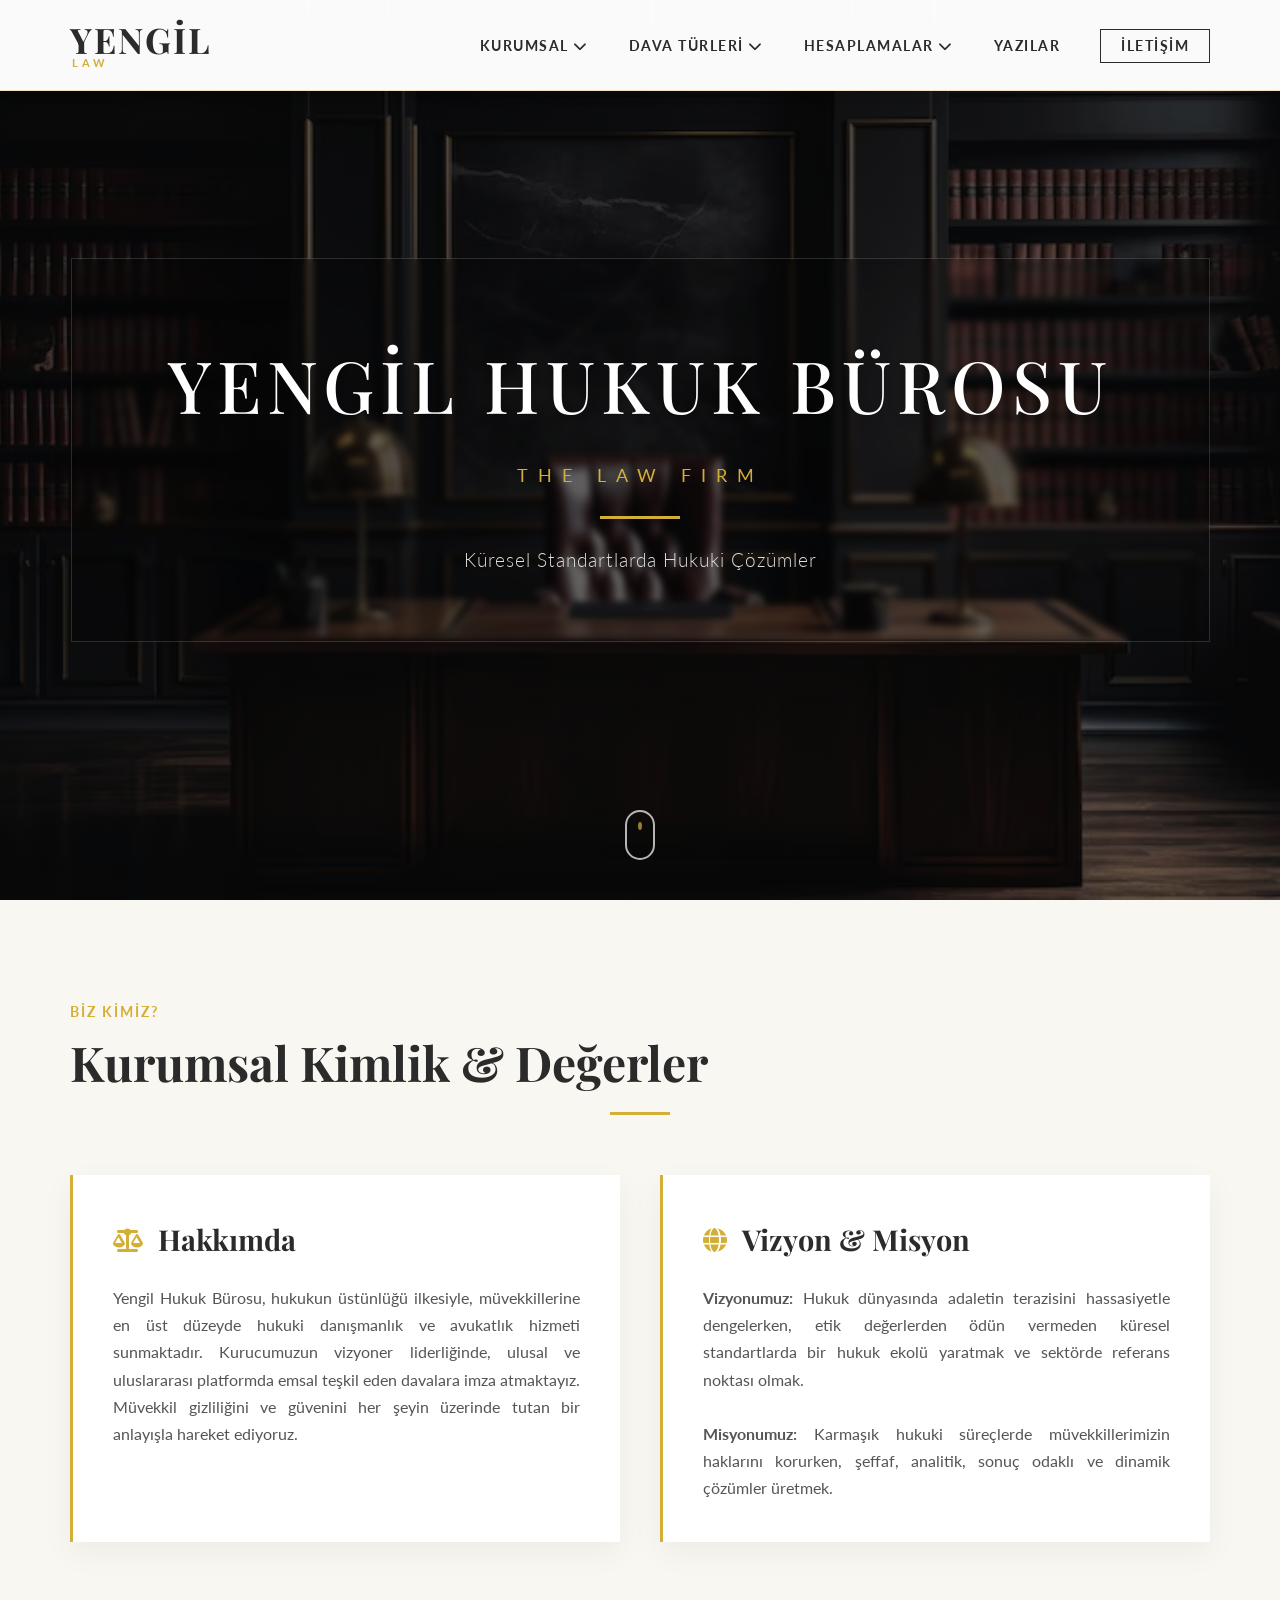
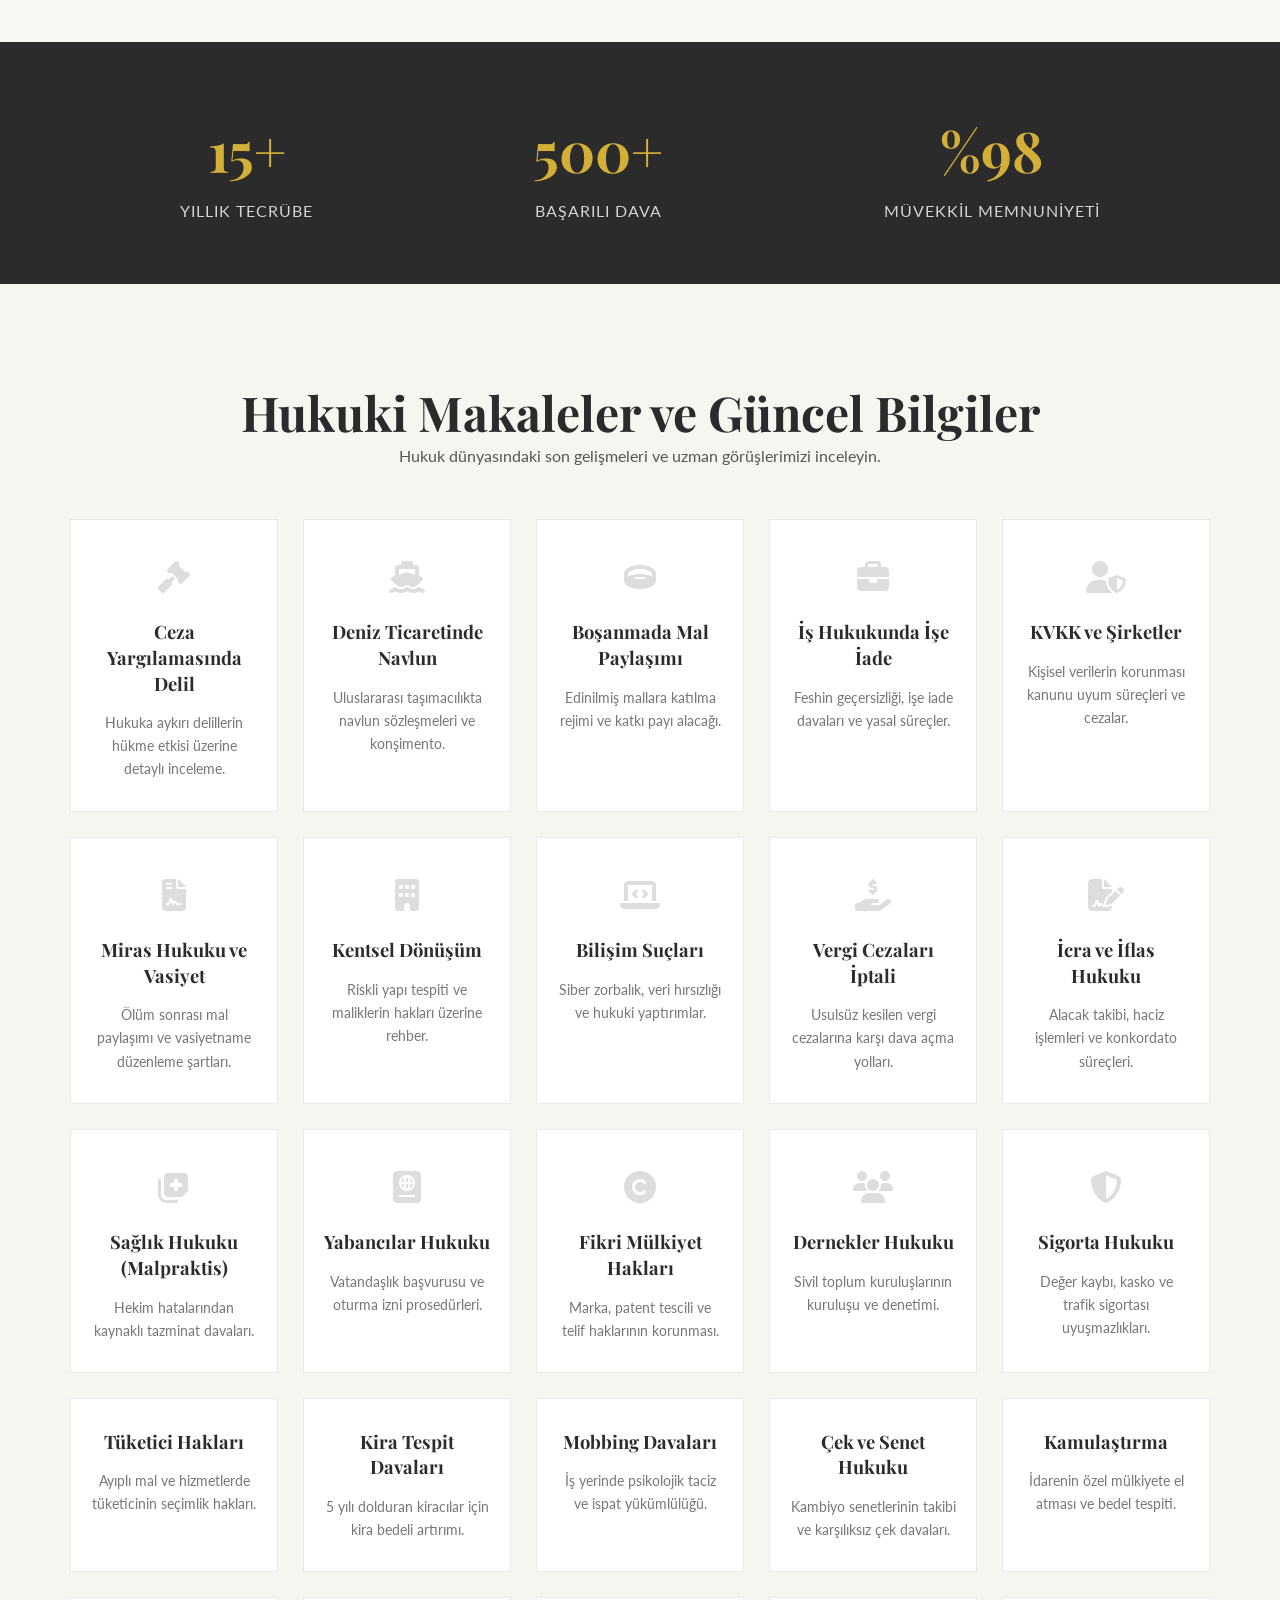
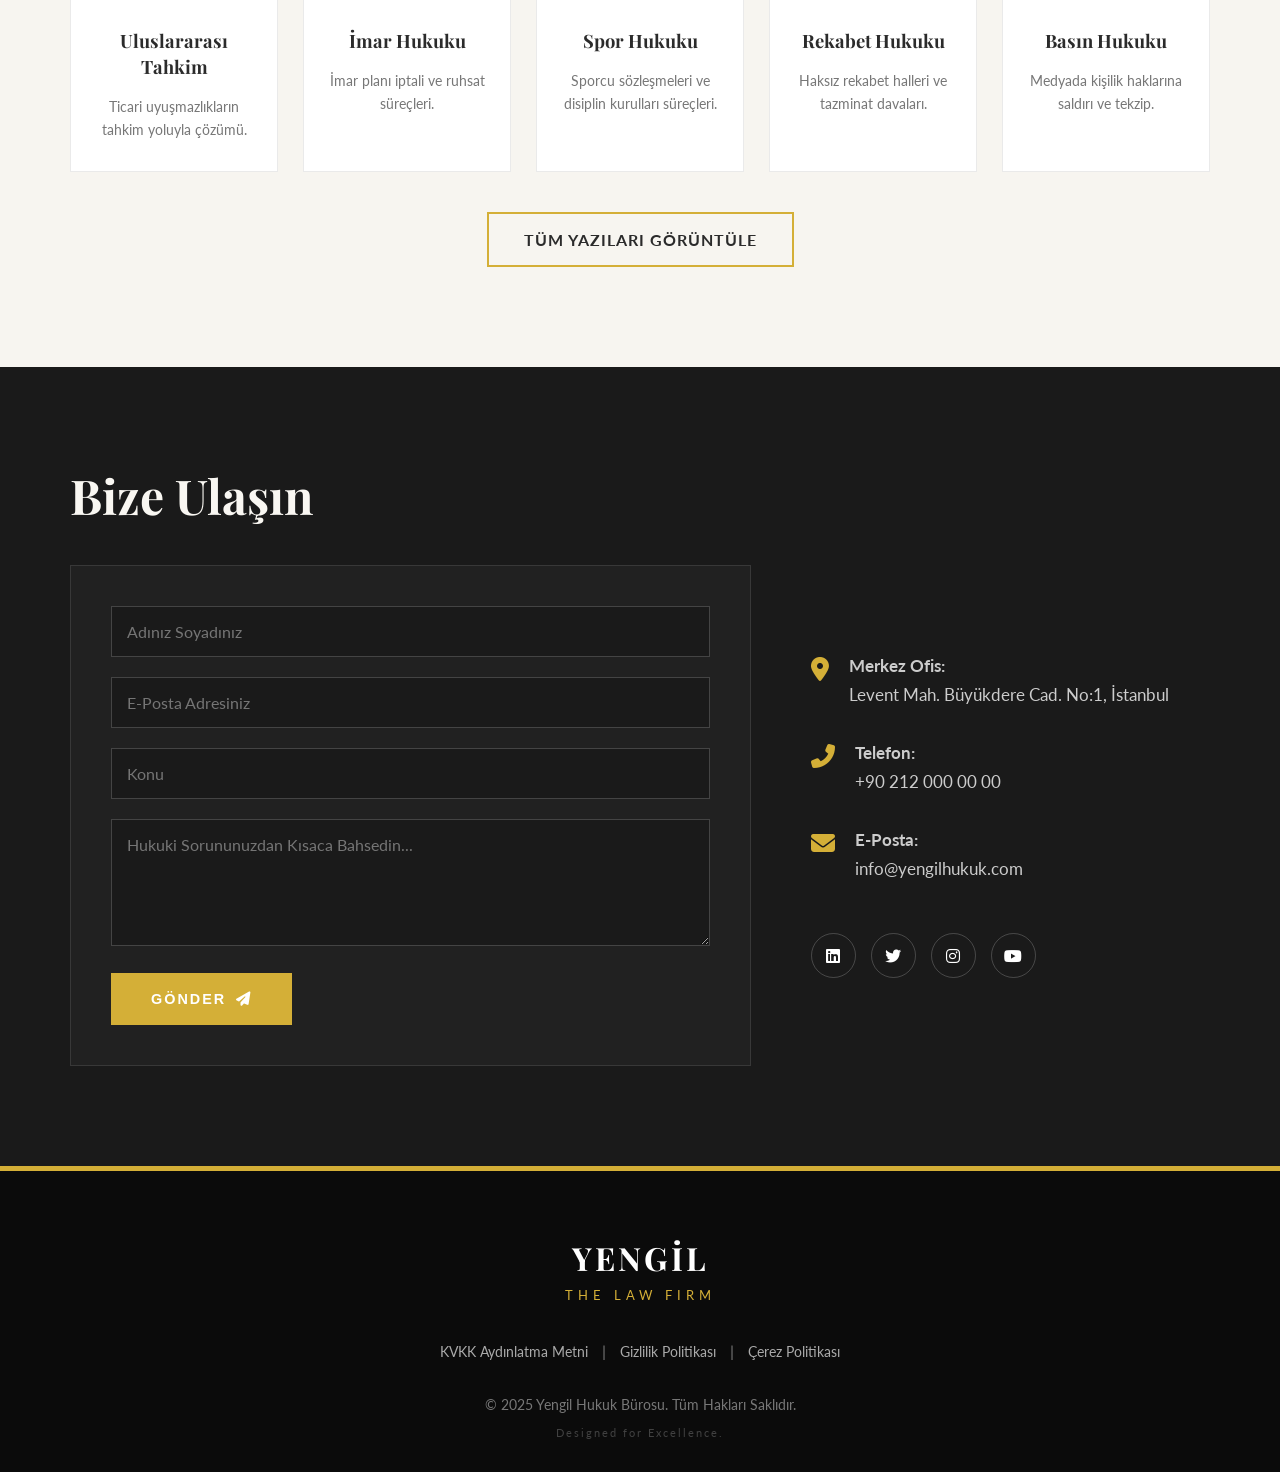
<file: index.html>
<!DOCTYPE html>
<html lang="tr">
<head>
    <meta charset="UTF-8">
    <meta name="viewport" content="width=device-width, initial-scale=1.0">
    <meta name="description" content="Yengil Hukuk Bürosu - Ceza, Deniz Ticareti, Şirketler Hukuku ve daha fazlasında uzman, seçkin ve sonuç odaklı hukuki danışmanlık hizmetleri.">
    <meta name="keywords" content="Hukuk Bürosu, Avukat, Ceza Hukuku, Deniz Hukuku, Yengil Hukuk">
    <meta name="author" content="Yengil Law Firm">
    
    <title>Yengil Hukuk Bürosu | The Law Firm</title>
    
    <link rel="stylesheet" href="https://cdnjs.cloudflare.com/ajax/libs/font-awesome/6.4.0/css/all.min.css">
    
    <link rel="preconnect" href="https://fonts.googleapis.com">
    <link rel="preconnect" href="https://fonts.gstatic.com" crossorigin>
    <link href="https://fonts.googleapis.com/css2?family=Lato:wght@300;400;700&family=Playfair+Display:ital,wght@0,400;0,500;0,600;0,700;1,400&display=swap" rel="stylesheet">
    
    <link rel="stylesheet" href="css/style.css">
</head>
<body>

    <div id="preloader">
        <div class="loader-content">
            <span class="loader-text">YENGİL</span>
            <div class="loader-line"></div>
        </div>
    </div>

    <header id="navbar">
        <div class="container nav-container">
            <a href="index.html" class="logo">
                YENGİL <span class="logo-sub">LAW</span>
            </a>

            <nav>
                <ul class="nav-links">
                    <li class="dropdown">
                        <a href="#">Kurumsal <i class="fas fa-chevron-down"></i></a>
                        <div class="dropdown-content">
                            <a href="#hakkimda">Hakkımda</a>
                            <a href="#ilkelerim">İlkelerim & Değerlerim</a>
                            <a href="#vizyon">Vizyon & Misyon</a>
                        </div>
                    </li>

                    <li class="dropdown">
                        <a href="#">Dava Türleri <i class="fas fa-chevron-down"></i></a>
                        <div class="dropdown-content">
                            <a href="pages/ceza-hukuku.html">Ceza Hukuku</a>
                            <a href="pages/deniz-hukuku.html">Deniz Ticaret Hukuku</a>
                            <a href="pages/aile-hukuku.html">Aile & Boşanma Hukuku</a>
                            <a href="pages/sirketler-hukuku.html">Şirketler & Ticaret Hukuku</a>
                            <a href="pages/gayrimenkul-hukuku.html">Gayrimenkul Hukuku</a> </div>
                    </li>

                    <li class="dropdown">
                        <a href="#">Hesaplamalar <i class="fas fa-chevron-down"></i></a>
                        <div class="dropdown-content scrollable-dropdown">
                            <a href="#" onclick="openModal('vekalet')"><i class="fas fa-calculator"></i> Vekalet Ücreti</a>
                            <a href="#" onclick="openModal('kidem')"><i class="fas fa-coins"></i> Kıdem Tazminatı</a>
                            <a href="#" onclick="openModal('veraset')"><i class="fas fa-file-invoice-dollar"></i> Veraset ve İntikal</a>
                            <a href="#" onclick="openModal('mesai')"><i class="fas fa-clock"></i> Fazla Mesai</a>
                            <a href="#" onclick="openModal('ihbar')"><i class="fas fa-briefcase"></i> İhbar Tazminatı</a>
                            <a href="#" onclick="openModal('issizlik')"><i class="fas fa-user-injured"></i> İşsizlik Maaşı</a>
                            <a href="#" onclick="openModal('iskazasi')"><i class="fas fa-crutch"></i> İş Kazası Tazminatı</a>
                            <a href="#" onclick="openModal('arabuluculuk')"><i class="fas fa-handshake"></i> Arabuluculuk Ücreti</a>
                            <a href="#" onclick="openModal('kira')"><i class="fas fa-home"></i> Kira Artış Oranı</a>
                        </div>
                    </li>

                    <li><a href="#yazilar">Yazılar</a></li>
                    <li><a href="#iletisim" class="contact-btn-nav">İletişim</a></li>
                </ul>
            </nav>
            
            <div class="hamburger">
                <i class="fas fa-bars"></i>
            </div>
        </div>
    </header>

    <section class="hero">
        <div class="hero-overlay"></div>
        <div class="hero-content">
            <h1 class="main-title">YENGİL HUKUK BÜROSU</h1>
            <p class="sub-title">THE LAW FIRM</p>
            <div class="separator-gold"></div>
            <p class="hero-desc">Küresel Standartlarda Hukuki Çözümler</p>
        </div>
        <a href="#kurumsal" class="scroll-down">
            <div class="mouse">
                <span></span>
            </div>
            <div class="arrow"><span></span></div>
        </a>
    </section>

    <section id="kurumsal" class="section-padding">
        <div class="container">
            <div class="section-header text-center">
                <span class="gold-text">BİZ KİMİZ?</span>
                <h2 class="section-title">Kurumsal Kimlik & Değerler</h2>
                <div class="divider-center"></div>
            </div>
            
            <div class="row">
                <div class="col-text" id="hakkimda">
                    <div class="text-box">
                        <h3><i class="fas fa-balance-scale gold-icon"></i> Hakkımda</h3>
                        <p class="section-text">
                            Yengil Hukuk Bürosu, hukukun üstünlüğü ilkesiyle, müvekkillerine en üst düzeyde hukuki danışmanlık ve avukatlık hizmeti sunmaktadır. Kurucumuzun vizyoner liderliğinde, ulusal ve uluslararası platformda emsal teşkil eden davalara imza atmaktayız. Müvekkil gizliliğini ve güvenini her şeyin üzerinde tutan bir anlayışla hareket ediyoruz.
                        </p>
                    </div>
                </div>
                <div class="col-text" id="vizyon">
                    <div class="text-box">
                        <h3><i class="fas fa-globe gold-icon"></i> Vizyon & Misyon</h3>
                        <p class="section-text">
                            <strong>Vizyonumuz:</strong> Hukuk dünyasında adaletin terazisini hassasiyetle dengelerken, etik değerlerden ödün vermeden küresel standartlarda bir hukuk ekolü yaratmak ve sektörde referans noktası olmak.<br><br>
                            <strong>Misyonumuz:</strong> Karmaşık hukuki süreçlerde müvekkillerimizin haklarını korurken, şeffaf, analitik, sonuç odaklı ve dinamik çözümler üretmek.
                        </p>
                    </div>
                </div>
            </div>
        </div>
    </section>

    <section class="stats-section">
        <div class="container stats-container">
            <div class="stat-item">
                <span class="stat-number">15+</span>
                <span class="stat-text">Yıllık Tecrübe</span>
            </div>
            <div class="stat-item">
                <span class="stat-number">500+</span>
                <span class="stat-text">Başarılı Dava</span>
            </div>
            <div class="stat-item">
                <span class="stat-number">%98</span>
                <span class="stat-text">Müvekkil Memnuniyeti</span>
            </div>
        </div>
    </section>

    <section id="yazilar" class="section-padding bg-light">
        <div class="container">
            <h2 class="section-title center-title">Hukuki Makaleler ve Güncel Bilgiler</h2>
            <p class="center-subtitle">Hukuk dünyasındaki son gelişmeleri ve uzman görüşlerimizi inceleyin.</p>
            
            <div class="articles-grid">
                <article class="article-card">
                    <div class="card-icon"><i class="fas fa-gavel"></i></div>
                    <h4>Ceza Yargılamasında Delil</h4>
                    <p>Hukuka aykırı delillerin hükme etkisi üzerine detaylı inceleme.</p>
                </article>
                <article class="article-card">
                    <div class="card-icon"><i class="fas fa-ship"></i></div>
                    <h4>Deniz Ticaretinde Navlun</h4>
                    <p>Uluslararası taşımacılıkta navlun sözleşmeleri ve konşimento.</p>
                </article>
                <article class="article-card">
                    <div class="card-icon"><i class="fas fa-ring"></i></div>
                    <h4>Boşanmada Mal Paylaşımı</h4>
                    <p>Edinilmiş mallara katılma rejimi ve katkı payı alacağı.</p>
                </article>
                <article class="article-card">
                    <div class="card-icon"><i class="fas fa-briefcase"></i></div>
                    <h4>İş Hukukunda İşe İade</h4>
                    <p>Feshin geçersizliği, işe iade davaları ve yasal süreçler.</p>
                </article>
                <article class="article-card">
                    <div class="card-icon"><i class="fas fa-user-shield"></i></div>
                    <h4>KVKK ve Şirketler</h4>
                    <p>Kişisel verilerin korunması kanunu uyum süreçleri ve cezalar.</p>
                </article>

                <article class="article-card">
                    <div class="card-icon"><i class="fas fa-file-contract"></i></div>
                    <h4>Miras Hukuku ve Vasiyet</h4>
                    <p>Ölüm sonrası mal paylaşımı ve vasiyetname düzenleme şartları.</p>
                </article>
                <article class="article-card">
                    <div class="card-icon"><i class="fas fa-building"></i></div>
                    <h4>Kentsel Dönüşüm</h4>
                    <p>Riskli yapı tespiti ve maliklerin hakları üzerine rehber.</p>
                </article>
                <article class="article-card">
                    <div class="card-icon"><i class="fas fa-laptop-code"></i></div>
                    <h4>Bilişim Suçları</h4>
                    <p>Siber zorbalık, veri hırsızlığı ve hukuki yaptırımlar.</p>
                </article>
                <article class="article-card">
                    <div class="card-icon"><i class="fas fa-hand-holding-usd"></i></div>
                    <h4>Vergi Cezaları İptali</h4>
                    <p>Usulsüz kesilen vergi cezalarına karşı dava açma yolları.</p>
                </article>
                <article class="article-card">
                    <div class="card-icon"><i class="fas fa-file-signature"></i></div>
                    <h4>İcra ve İflas Hukuku</h4>
                    <p>Alacak takibi, haciz işlemleri ve konkordato süreçleri.</p>
                </article>

                <article class="article-card">
                    <div class="card-icon"><i class="fas fa-notes-medical"></i></div>
                    <h4>Sağlık Hukuku (Malpraktis)</h4>
                    <p>Hekim hatalarından kaynaklı tazminat davaları.</p>
                </article>
                <article class="article-card">
                    <div class="card-icon"><i class="fas fa-passport"></i></div>
                    <h4>Yabancılar Hukuku</h4>
                    <p>Vatandaşlık başvurusu ve oturma izni prosedürleri.</p>
                </article>
                <article class="article-card">
                    <div class="card-icon"><i class="fas fa-copyright"></i></div>
                    <h4>Fikri Mülkiyet Hakları</h4>
                    <p>Marka, patent tescili ve telif haklarının korunması.</p>
                </article>
                <article class="article-card">
                    <div class="card-icon"><i class="fas fa-users"></i></div>
                    <h4>Dernekler Hukuku</h4>
                    <p>Sivil toplum kuruluşlarının kuruluşu ve denetimi.</p>
                </article>
                <article class="article-card">
                    <div class="card-icon"><i class="fas fa-shield-alt"></i></div>
                    <h4>Sigorta Hukuku</h4>
                    <p>Değer kaybı, kasko ve trafik sigortası uyuşmazlıkları.</p>
                </article>

                <article class="article-card"><h4>Tüketici Hakları</h4><p>Ayıplı mal ve hizmetlerde tüketicinin seçimlik hakları.</p></article>
                <article class="article-card"><h4>Kira Tespit Davaları</h4><p>5 yılı dolduran kiracılar için kira bedeli artırımı.</p></article>
                <article class="article-card"><h4>Mobbing Davaları</h4><p>İş yerinde psikolojik taciz ve ispat yükümlülüğü.</p></article>
                <article class="article-card"><h4>Çek ve Senet Hukuku</h4><p>Kambiyo senetlerinin takibi ve karşılıksız çek davaları.</p></article>
                <article class="article-card"><h4>Kamulaştırma</h4><p>İdarenin özel mülkiyete el atması ve bedel tespiti.</p></article>

                 <article class="article-card"><h4>Uluslararası Tahkim</h4><p>Ticari uyuşmazlıkların tahkim yoluyla çözümü.</p></article>
                 <article class="article-card"><h4>İmar Hukuku</h4><p>İmar planı iptali ve ruhsat süreçleri.</p></article>
                 <article class="article-card"><h4>Spor Hukuku</h4><p>Sporcu sözleşmeleri ve disiplin kurulları süreçleri.</p></article>
                 <article class="article-card"><h4>Rekabet Hukuku</h4><p>Haksız rekabet halleri ve tazminat davaları.</p></article>
                 <article class="article-card"><h4>Basın Hukuku</h4><p>Medyada kişilik haklarına saldırı ve tekzip.</p></article>

                 </div>
            
            <div style="text-align:center; margin-top:40px;">
                <a href="#" class="gold-btn-outline">TÜM YAZILARI GÖRÜNTÜLE</a>
            </div>
        </div>
    </section>

    <section id="iletisim" class="section-padding dark-section">
        <div class="container">
            <h2 class="section-title" style="color:var(--bone-white);">Bize Ulaşın</h2>
            <div class="contact-wrapper">
                <form class="contact-form" action="mailto:info@yengilhukuk.com" method="post" enctype="text/plain">
                    <div class="form-group">
                        <input type="text" placeholder="Adınız Soyadınız" required>
                    </div>
                    <div class="form-group">
                        <input type="email" placeholder="E-Posta Adresiniz" required>
                    </div>
                    <div class="form-group">
                        <input type="text" placeholder="Konu" required>
                    </div>
                    <div class="form-group">
                        <textarea rows="5" placeholder="Hukuki Sorununuzdan Kısaca Bahsedin..."></textarea>
                    </div>
                    <button type="submit" class="gold-btn">GÖNDER <i class="fas fa-paper-plane"></i></button>
                </form>

                <div class="contact-info">
                    <div class="info-item">
                        <i class="fas fa-map-marker-alt"></i>
                        <p><strong>Merkez Ofis:</strong><br>Levent Mah. Büyükdere Cad. No:1, İstanbul</p>
                    </div>
                    <div class="info-item">
                        <i class="fas fa-phone-alt"></i>
                        <p><strong>Telefon:</strong><br>+90 212 000 00 00</p>
                    </div>
                    <div class="info-item">
                        <i class="fas fa-envelope"></i>
                        <p><strong>E-Posta:</strong><br>info@yengilhukuk.com</p>
                    </div>
                    
                    <div class="social-links">
                        <a href="#"><i class="fab fa-linkedin"></i></a>
                        <a href="#"><i class="fab fa-twitter"></i></a>
                        <a href="#"><i class="fab fa-instagram"></i></a>
                        <a href="#"><i class="fab fa-youtube"></i></a>
                    </div>
                </div>
            </div>
        </div>
    </section>

    <footer class="main-footer">
        <div class="container">
            <div class="footer-content">
                <div class="footer-logo">
                    <h2>YENGİL</h2>
                    <p>THE LAW FIRM</p>
                </div>
                <div class="footer-links">
                    <a href="#">KVKK Aydınlatma Metni</a> | 
                    <a href="#">Gizlilik Politikası</a> | 
                    <a href="#">Çerez Politikası</a>
                </div>
                <p class="copyright">&copy; 2025 Yengil Hukuk Bürosu. Tüm Hakları Saklıdır.</p>
                <p class="designer-credit">Designed for Excellence.</p>
            </div>
        </div>
    </footer>

    <div id="calcModal" class="modal">
        <div class="modal-content">
            <span class="close-btn" onclick="closeModal()">&times;</span>
            <h2 id="modal-title">Hesaplama</h2>
            <div class="divider-gold-small"></div>
            <div id="modal-form">
                </div>
            <div id="result-area" class="result-box" style="display:none;">
                </div>
        </div>
    </div>

    <script src="js/script.js"></script>
    
    <script>
        window.addEventListener('load', function() {
            const preloader = document.getElementById('preloader');
            preloader.style.opacity = '0';
            setTimeout(() => {
                preloader.style.display = 'none';
            }, 500);
        });
    </script>
</body>
</html>
</file>
<file: css/style.css>
/* --- GENEL AYARLAR & DEĞİŞKENLER --- */
:root {
    --gold: #D4AF37;           /* Lüks Altın Rengi */
    --gold-light: #F3E5AB;     /* Açık Altın (Hover için) */
    --bone-white: #F9F7F2;     /* Kemik Beyazı Arka Plan */
    --matte-black: #2B2B2B;    /* Mat Siyah Yazılar */
    --text-grey: #555555;      /* Okuma Metinleri */
    --dark-overlay: rgba(0, 0, 0, 0.6); 
    --font-heading: 'Playfair Display', serif;
    --font-body: 'Lato', sans-serif;
    --shadow-soft: 0 10px 30px rgba(0,0,0,0.05); /* Yumuşak Gölge */
}

* {
    margin: 0;
    padding: 0;
    box-sizing: border-box;
}

html {
    scroll-behavior: smooth;
}

body {
    background-color: var(--bone-white);
    font-family: var(--font-body);
    color: var(--matte-black);
    line-height: 1.7; /* Okunabilirlik için artırıldı */
    overflow-x: hidden;
}

a {
    text-decoration: none;
    color: inherit;
    transition: all 0.3s ease;
}

ul {
    list-style: none;
}

img {
    max-width: 100%;
    display: block;
}

/* --- PRELOADER (YÜKLEME EKRANI) --- */
#preloader {
    position: fixed;
    top: 0;
    left: 0;
    width: 100%;
    height: 100%;
    background-color: var(--matte-black);
    z-index: 9999;
    display: flex;
    justify-content: center;
    align-items: center;
    transition: opacity 0.5s ease;
}

.loader-content {
    text-align: center;
    color: var(--gold);
}

.loader-text {
    font-family: var(--font-heading);
    font-size: 3rem;
    letter-spacing: 5px;
    display: block;
    margin-bottom: 15px;
    animation: textFade 2s infinite alternate;
}

.loader-line {
    width: 0;
    height: 2px;
    background-color: var(--gold);
    margin: 0 auto;
    animation: lineGrow 2s ease-in-out forwards;
}

@keyframes textFade {
    0% { opacity: 0.3; }
    100% { opacity: 1; }
}

@keyframes lineGrow {
    0% { width: 0; }
    100% { width: 100px; }
}

/* --- NAVİGASYON (ÜST PANEL) --- */
header {
    background-color: rgba(255, 255, 255, 0.98);
    box-shadow: 0 2px 20px rgba(0,0,0,0.03);
    position: fixed;
    width: 100%;
    top: 0;
    z-index: 1000;
    border-bottom: 1px solid rgba(212, 175, 55, 0.3);
}

.nav-container {
    max-width: 1300px;
    margin: 0 auto;
    display: flex;
    justify-content: space-between;
    align-items: center;
    padding: 1rem 2rem;
    height: 90px;
}

/* Logo Tasarımı */
.logo {
    font-family: var(--font-heading);
    font-size: 2.2rem;
    font-weight: 700;
    letter-spacing: 2px;
    color: var(--matte-black);
    display: flex;
    flex-direction: column;
    line-height: 1;
}

.logo-sub {
    font-family: var(--font-body);
    font-size: 0.7rem;
    letter-spacing: 4px;
    color: var(--gold);
    margin-left: 2px;
}

.nav-links {
    display: flex;
    gap: 2.5rem;
}

.nav-links li {
    position: relative;
    padding: 10px 0;
}

.nav-links a {
    font-size: 0.85rem;
    text-transform: uppercase;
    font-weight: 700;
    letter-spacing: 1.5px;
    color: var(--matte-black);
    position: relative;
}

/* Menü Hover Efekti (Alt Çizgi) */
.nav-links > li > a::after {
    content: '';
    position: absolute;
    width: 0;
    height: 2px;
    bottom: -5px;
    left: 0;
    background-color: var(--gold);
    transition: width 0.3s;
}

.nav-links > li:hover > a::after {
    width: 100%;
}

.contact-btn-nav {
    border: 1px solid var(--matte-black);
    padding: 8px 20px;
    transition: all 0.3s;
}

.contact-btn-nav:hover {
    background-color: var(--matte-black);
    color: var(--gold) !important;
}

/* Dropdown Menü */
.dropdown-content {
    display: none;
    position: absolute;
    top: 100%;
    left: -20px;
    background-color: #fff;
    min-width: 260px;
    box-shadow: 0 10px 30px rgba(0,0,0,0.1);
    border-top: 3px solid var(--gold);
    flex-direction: column;
    z-index: 999;
    padding: 10px 0;
}

.dropdown:hover .dropdown-content {
    display: flex;
    animation: fadeInUp 0.3s ease;
}

.dropdown-content a {
    padding: 12px 25px;
    border-bottom: 1px solid #f5f5f5;
    text-transform: capitalize;
    font-family: var(--font-heading);
    font-weight: 500;
    font-size: 1rem;
    letter-spacing: 0.5px;
    color: #444;
}

.dropdown-content a:hover {
    background-color: #fafafa;
    color: var(--gold) !important;
    padding-left: 30px;
}

.dropdown-content a i {
    margin-right: 10px;
    color: var(--gold);
    width: 20px;
    text-align: center;
}

.scrollable-dropdown {
    max-height: 450px;
    overflow-y: auto;
}

/* Mobil Menü İkonu (Varsayılan Gizli) */
.hamburger {
    display: none;
    font-size: 1.5rem;
    cursor: pointer;
}

/* --- HERO SECTION --- */
.hero {
    height: 100vh;
    width: 100%;
    background: linear-gradient(rgba(10,10,10,0.6), rgba(10,10,10,0.5)), url('../assets/hero-bg.jpg'); 
    background-size: cover;
    background-position: center;
    background-attachment: fixed;
    display: flex;
    flex-direction: column;
    justify-content: center;
    align-items: center;
    text-align: center;
    position: relative;
}

.hero-content {
    padding: 4rem 6rem;
    border: 1px solid rgba(255,255,255,0.15);
    background: rgba(0,0,0,0.2);
    backdrop-filter: blur(3px);
    animation: fadeIn 1.5s ease;
}

.main-title {
    font-family: var(--font-heading);
    font-size: 4.5rem;
    color: white;
    letter-spacing: 6px;
    font-weight: 500;
    margin-bottom: 1rem;
    text-shadow: 0 5px 15px rgba(0,0,0,0.3);
}

.sub-title {
    font-family: var(--font-body);
    font-size: 1.1rem;
    color: var(--gold);
    letter-spacing: 10px;
    text-transform: uppercase;
    font-weight: 400;
}

.hero-desc {
    color: #ddd;
    margin-top: 20px;
    font-size: 1.2rem;
    font-weight: 300;
    letter-spacing: 1px;
}

.separator-gold {
    width: 80px;
    height: 3px;
    background-color: var(--gold);
    margin: 25px auto;
}

/* Scroll Indicator */
.scroll-down {
    position: absolute;
    bottom: 30px;
    left: 50%;
    transform: translateX(-50%);
    display: flex;
    flex-direction: column;
    align-items: center;
    opacity: 0.7;
}

.mouse {
    width: 30px;
    height: 50px;
    border: 2px solid white;
    border-radius: 20px;
    margin-bottom: 10px;
    position: relative;
}

.mouse span {
    width: 4px;
    height: 8px;
    background-color: var(--gold);
    display: block;
    border-radius: 50%;
    margin: 10px auto;
    animation: scroll 2s infinite;
}

@keyframes scroll {
    0% { opacity: 1; transform: translateY(0); }
    100% { opacity: 0; transform: translateY(15px); }
}

@keyframes fadeIn {
    from { opacity: 0; transform: translateY(20px); }
    to { opacity: 1; transform: translateY(0); }
}

@keyframes fadeInUp {
    from { opacity: 0; transform: translateY(10px); }
    to { opacity: 1; transform: translateY(0); }
}

/* --- İÇERİK BÖLÜMLERİ --- */
.section-padding {
    padding: 100px 0;
}

.container {
    max-width: 1200px;
    margin: 0 auto;
    padding: 0 30px;
}

.section-header {
    margin-bottom: 60px;
}

.gold-text {
    color: var(--gold);
    font-weight: 700;
    letter-spacing: 2px;
    text-transform: uppercase;
    font-size: 0.9rem;
    display: block;
    margin-bottom: 10px;
}

.section-title {
    font-family: var(--font-heading);
    font-size: 3rem;
    color: var(--matte-black);
    line-height: 1.2;
}

.center-title {
    text-align: center;
}

.center-subtitle {
    text-align: center;
    color: var(--text-grey);
    margin-bottom: 50px;
    max-width: 600px;
    margin-left: auto;
    margin-right: auto;
}

.divider-center {
    width: 60px;
    height: 3px;
    background-color: var(--gold);
    margin: 20px auto 0;
}

/* Text Box (Kurumsal) */
.text-box {
    padding: 40px;
    background: white;
    border-left: 3px solid var(--gold);
    box-shadow: var(--shadow-soft);
    height: 100%;
}

.text-box h3 {
    font-family: var(--font-heading);
    font-size: 1.8rem;
    margin-bottom: 20px;
    display: flex;
    align-items: center;
    gap: 15px;
}

.gold-icon {
    color: var(--gold);
    font-size: 1.5rem;
}

.section-text {
    color: var(--text-grey);
    text-align: justify;
}

.row {
    display: flex;
    justify-content: space-between;
    gap: 40px;
}

.col-text {
    flex: 1;
}

/* --- İSTATİSTİKLER --- */
.stats-section {
    background-color: var(--matte-black);
    padding: 60px 0;
    color: white;
}

.stats-container {
    display: flex;
    justify-content: space-around;
    align-items: center;
}

.stat-item {
    text-align: center;
}

.stat-number {
    display: block;
    font-size: 3.5rem;
    font-family: var(--font-heading);
    color: var(--gold);
    font-weight: 700;
}

.stat-text {
    font-size: 1rem;
    letter-spacing: 1px;
    text-transform: uppercase;
    opacity: 0.8;
}

/* --- YAZILAR GRID (GELİŞMİŞ) --- */
.bg-light {
    background-color: #f7f5f0;
}

.articles-grid {
    display: grid;
    grid-template-columns: repeat(auto-fill, minmax(220px, 1fr));
    gap: 25px;
}

@media (min-width: 1200px) {
    .articles-grid {
        grid-template-columns: repeat(5, 1fr);
    }
}

.article-card {
    background: white;
    padding: 30px 20px;
    border: 1px solid #eaeaea;
    transition: all 0.4s ease;
    cursor: pointer;
    text-align: center;
    position: relative;
    top: 0;
}

.article-card:hover {
    top: -10px;
    border-color: var(--gold);
    box-shadow: 0 15px 30px rgba(0,0,0,0.08);
}

.card-icon {
    font-size: 2rem;
    color: #ddd;
    margin-bottom: 15px;
    transition: 0.3s;
}

.article-card:hover .card-icon {
    color: var(--gold);
}

.article-card h4 {
    font-family: var(--font-heading);
    color: var(--matte-black);
    margin-bottom: 15px;
    font-size: 1.15rem;
    line-height: 1.4;
}

.article-card p {
    font-size: 0.9rem;
    color: #777;
    line-height: 1.6;
}

.gold-btn-outline {
    display: inline-block;
    padding: 12px 35px;
    border: 2px solid var(--gold);
    color: var(--matte-black);
    font-weight: 700;
    letter-spacing: 1px;
    transition: 0.3s;
}

.gold-btn-outline:hover {
    background-color: var(--gold);
    color: white;
}

/* --- İLETİŞİM & GELİŞMİŞ FORM --- */
.dark-section {
    background-color: #1a1a1a;
    color: var(--bone-white);
    position: relative;
}

.contact-wrapper {
    display: flex;
    gap: 60px;
    margin-top: 40px;
}

.contact-form {
    flex: 1.5;
    background: rgba(255,255,255,0.03);
    padding: 40px;
    border: 1px solid rgba(255,255,255,0.1);
}

.form-group {
    margin-bottom: 20px;
}

.contact-form input, 
.contact-form textarea {
    width: 100%;
    padding: 15px;
    background: rgba(0,0,0,0.2);
    border: 1px solid #444;
    color: white;
    font-family: var(--font-body);
    font-size: 1rem;
    transition: 0.3s;
}

.contact-form input:focus, 
.contact-form textarea:focus {
    border-color: var(--gold);
    background: rgba(0,0,0,0.4);
    outline: none;
}

.gold-btn {
    background-color: var(--gold);
    color: white;
    border: none;
    padding: 18px 40px;
    font-weight: bold;
    cursor: pointer;
    transition: all 0.3s;
    text-transform: uppercase;
    letter-spacing: 2px;
    font-size: 0.9rem;
    display: flex;
    align-items: center;
    justify-content: center;
    gap: 10px;
}

.gold-btn:hover {
    background-color: #b59020;
    transform: translateY(-2px);
}

.btn-full {
    width: 100%;
}

.contact-info {
    flex: 1;
    display: flex;
    flex-direction: column;
    gap: 30px;
    justify-content: center;
}

.info-item {
    display: flex;
    align-items: flex-start;
    gap: 20px;
}

.info-item i {
    font-size: 1.5rem;
    color: var(--gold);
    margin-top: 5px;
}

.info-item p {
    color: #ccc;
    font-size: 1.05rem;
}

.social-links {
    display: flex;
    gap: 15px;
    margin-top: 20px;
}

.social-links a {
    width: 45px;
    height: 45px;
    border: 1px solid rgba(255,255,255,0.2);
    display: flex;
    justify-content: center;
    align-items: center;
    color: white;
    border-radius: 50%;
    transition: 0.3s;
}

.social-links a:hover {
    background-color: var(--gold);
    border-color: var(--gold);
    transform: translateY(-3px);
}

/* --- GELİŞMİŞ FOOTER --- */
.main-footer {
    background-color: #0b0b0b;
    color: #777;
    padding: 60px 0 30px;
    border-top: 5px solid var(--gold);
}

.footer-content {
    text-align: center;
}

.footer-logo h2 {
    color: white;
    font-family: var(--font-heading);
    letter-spacing: 3px;
    font-size: 2rem;
}

.footer-logo p {
    color: var(--gold);
    letter-spacing: 5px;
    font-size: 0.8rem;
    margin-bottom: 30px;
}

.footer-links {
    margin-bottom: 30px;
}

.footer-links a {
    color: #aaa;
    margin: 0 10px;
    font-size: 0.9rem;
}

.footer-links a:hover {
    color: var(--gold);
}

.copyright {
    font-size: 0.85rem;
    margin-bottom: 5px;
}

.designer-credit {
    font-size: 0.7rem;
    opacity: 0.5;
    letter-spacing: 2px;
}

/* --- MODAL (HESAPLAMA) STİLLERİ --- */
.modal {
    display: none; 
    position: fixed; 
    z-index: 2000; 
    left: 0;
    top: 0;
    width: 100%; 
    height: 100%; 
    background-color: rgba(0,0,0,0.85); 
    backdrop-filter: blur(5px);
    justify-content: center;
    align-items: center;
}

.modal-content {
    background-color: white;
    padding: 50px;
    width: 90%;
    max-width: 550px;
    position: relative;
    border-top: 5px solid var(--gold);
    box-shadow: 0 20px 50px rgba(0,0,0,0.5);
    animation: fadeIn 0.4s;
}

.close-btn {
    position: absolute;
    top: 15px;
    right: 25px;
    font-size: 35px;
    color: #999;
    transition: 0.3s;
}

.close-btn:hover {
    color: var(--matte-black);
}

.divider-gold-small {
    width: 40px;
    height: 3px;
    background-color: var(--gold);
    margin: 0 0 25px 0;
}

.result-box {
    margin-top: 25px;
    padding: 20px;
    background-color: #f9f9f9;
    border-left: 4px solid var(--gold);
    font-size: 1rem;
    color: #333;
}

/* --- ALT SAYFA ÖZEL (Content Pages) --- */
.page-header {
    height: 50vh;
    margin-top: 90px;
}

.page-title {
    font-size: 3.5rem;
    text-shadow: 0 5px 15px rgba(0,0,0,0.5);
}

.content-layout {
    display: flex;
    gap: 60px;
}

.article-heading {
    font-size: 2rem;
    color: var(--matte-black);
    font-family: var(--font-heading);
    margin-bottom: 25px;
}

.article-text {
    font-size: 1.1rem;
    color: #444;
    margin-bottom: 25px;
    line-height: 1.8;
}

/* Prestijli Alıntı Bloğu */
.gold-blockquote {
    border-left: 4px solid var(--gold);
    padding: 20px 30px;
    background-color: #fafafa;
    font-family: var(--font-heading);
    font-style: italic;
    font-size: 1.4rem;
    color: #333;
    margin: 40px 0;
    position: relative;
}

.gold-blockquote::before {
    content: '\201C'; /* Tırnak işareti */
    font-size: 4rem;
    color: rgba(212, 175, 55, 0.2);
    position: absolute;
    top: -10px;
    left: 10px;
}

.article-img {
    width: 100%;
    border-radius: 4px;
    box-shadow: var(--shadow-soft);
}

.img-caption {
    display: block;
    text-align: center;
    font-size: 0.85rem;
    color: #888;
    margin-top: 10px;
    font-style: italic;
}

/* Liste Tasarımları */
.sub-heading {
    font-family: var(--font-heading);
    font-size: 1.5rem;
    margin: 30px 0 15px;
    color: var(--matte-black);
}

.services-grid-list {
    display: grid;
    grid-template-columns: 1fr 1fr;
    gap: 15px;
    margin-bottom: 30px;
}

.service-item {
    background: #fdfdfd;
    padding: 15px;
    border: 1px solid #eee;
    display: flex;
    align-items: center;
    gap: 10px;
    font-weight: 600;
}

.gold-bullet {
    color: var(--gold);
}

.custom-list li {
    position: relative;
    padding-left: 20px;
    margin-bottom: 10px;
}

.custom-list li::before {
    content: '';
    position: absolute;
    left: 0;
    top: 10px;
    width: 6px;
    height: 6px;
    background-color: var(--gold);
    border-radius: 50%;
}

/* Sidebar Widget */
.sidebar-title {
    font-size: 1.3rem;
    border-bottom: 1px solid #ddd;
    padding-bottom: 15px;
    margin-bottom: 20px;
    position: relative;
}

.sidebar-title::after {
    content: '';
    position: absolute;
    bottom: -1px;
    left: 0;
    width: 50px;
    height: 3px;
    background: var(--gold);
}

.sidebar-list a {
    display: flex;
    justify-content: space-between;
    align-items: center;
    padding: 15px 20px;
    border: 1px solid #eee;
    margin-bottom: 10px;
    background: white;
    font-weight: 600;
    font-size: 0.95rem;
}

.sidebar-list a.active, .sidebar-list a:hover {
    background-color: var(--gold);
    color: white;
    border-color: var(--gold);
    padding-left: 25px;
}

.sidebar-box {
    background-color: var(--matte-black);
    color: white;
    padding: 30px;
    text-align: center;
    margin-top: 30px;
    border: 1px solid var(--gold);
}

.icon-box-small {
    font-size: 2rem;
    color: var(--gold);
    margin-bottom: 15px;
}

.sidebar-box h4 {
    font-family: var(--font-heading);
    margin-bottom: 10px;
}

.sidebar-box p {
    font-size: 0.9rem;
    margin-bottom: 20px;
    opacity: 0.8;
}

.download-link {
    display: flex;
    align-items: center;
    gap: 15px;
    padding: 20px;
    background-color: #f4f4f4;
    border-left: 3px solid #d00; /* PDF kırmızısı */
    color: #333;
    font-weight: bold;
}

.download-link i {
    font-size: 1.5rem;
    color: #d00;
}

/* --- RESPONSIVE / MOBİL UYUMLULUK --- */
@media (max-width: 992px) {
    .main-title { font-size: 3rem; }
    .nav-links { display: none; } /* JS ile açılır yapılırsa burası değişir */
    .hamburger { display: block; }
    .content-layout { flex-direction: column; }
    .row { flex-direction: column; }
    .stats-container { flex-direction: column; gap: 30px; }
    .contact-wrapper { flex-direction: column; }
    .modal-content { width: 95%; padding: 30px; }
    .articles-grid { grid-template-columns: repeat(2, 1fr); }
}

@media (max-width: 600px) {
    .main-title { font-size: 2.2rem; }
    .articles-grid { grid-template-columns: 1fr; }
    .page-title { font-size: 2.2rem; }
    .services-grid-list { grid-template-columns: 1fr; }
}
</file>
